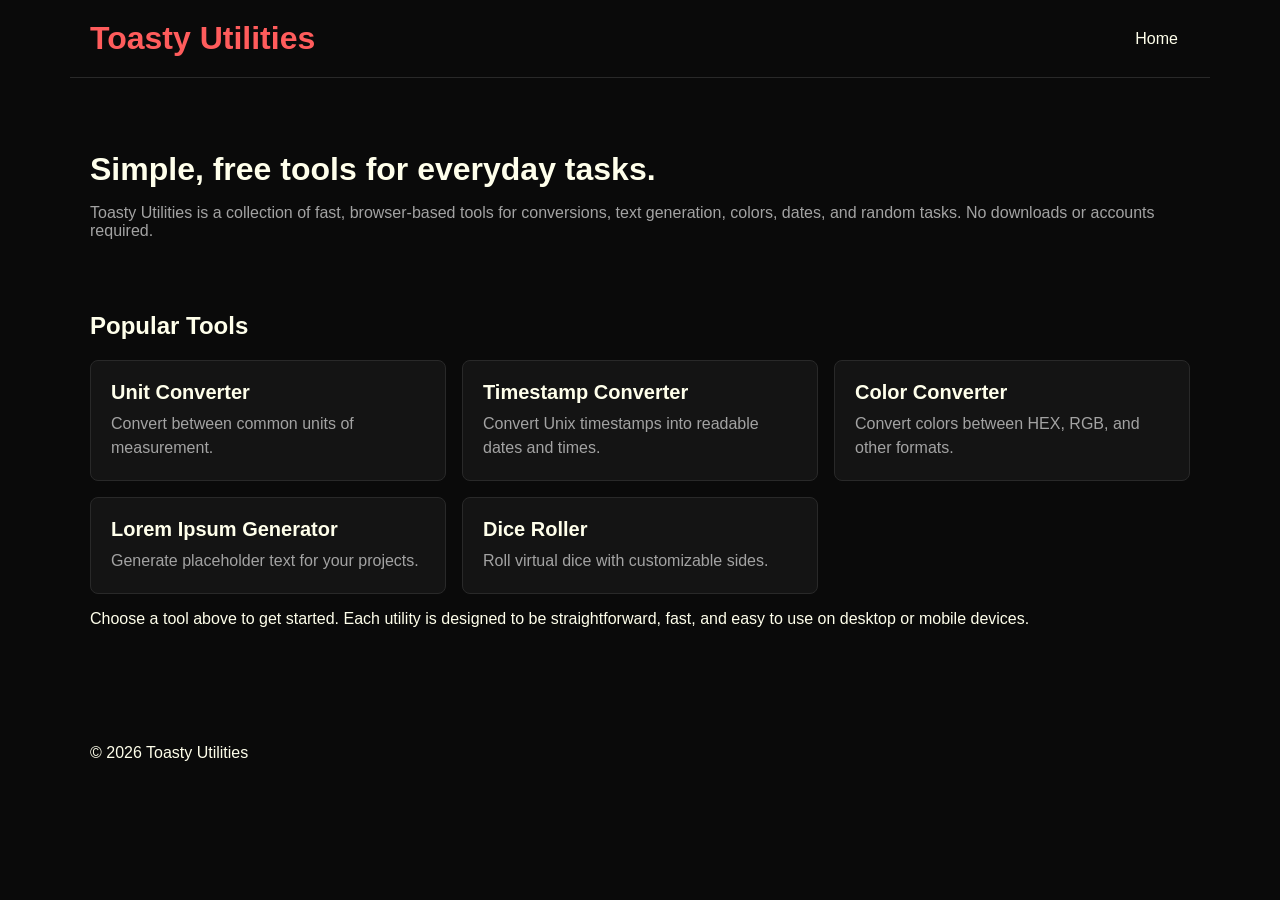
<file: index.html>
<!DOCTYPE html>
<html lang="en">
  <head>
    <meta charset="UTF-8">
    <meta name="viewport" content="width=device-width, initial-scale=1.0">

    <title>Toasty Utilities - Free Online Tools</title>

    <meta
      name="description"
      content="Toasty Utilities offers simple, free online tools including unit conversion, timestamp conversion, color conversion, Lorem Ipsum generation, and dice rolling."
    >

    <link rel="stylesheet" href="style.css">
  </head>

  <body>
    
    <header>
      <h1>Toasty Utilities</h1>
      
      <nav>
        <a href="index.html">Home</a>
      </nav>
    </header>

    <main>

      <section>
        <h2>Simple, free tools for everyday tasks.</h2>
        <p>
          Toasty Utilities is a collection of fast, browser-based tools for conversions,
          text generation, colors, dates, and random tasks.
          No downloads or accounts required. 
        </p>
      </section>

      <section>
        <h2>Popular Tools</h2>

        <div class="tool-grid">

          <a href="unit-converter/" class="tool-card tool-card--mint">
            <h3>Unit Converter</h3>
            <p>Convert between common units of measurement.</p>
          </a>

          <a href="timestamp-converter/" class="tool-card tool-card--aqua">
            <h3>Timestamp Converter</h3>
            <p>Convert Unix timestamps into readable dates and times.</p>
          </a>

          <a href="color-converter/" class="tool-card tool-card--periwinkle">
            <h3>Color Converter</h3>
            <p>Convert colors between HEX, RGB, and other formats.</p>
          </a>

          <a href="lorem-ipsum-generator/" class="tool-card tool-card--violet">
            <h3>Lorem Ipsum Generator</h3>
            <p>Generate placeholder text for your projects.</p>
          </a>

          <a href="dice-roller/" class="tool-card tool-card--coral">
            <h3>Dice Roller</h3>
            <p>Roll virtual dice with customizable sides.</p>
          </a>

        </div>

        <p>
          Choose a tool above to get started. Each utility is designed to be straightforward, fast, and
          easy to use on desktop or mobile devices.
        </p>
      </section>

    </main>
    
    <footer>
      <p>&copy; 2026 Toasty Utilities</p>
    </footer>

  </body>
</html>
</file>
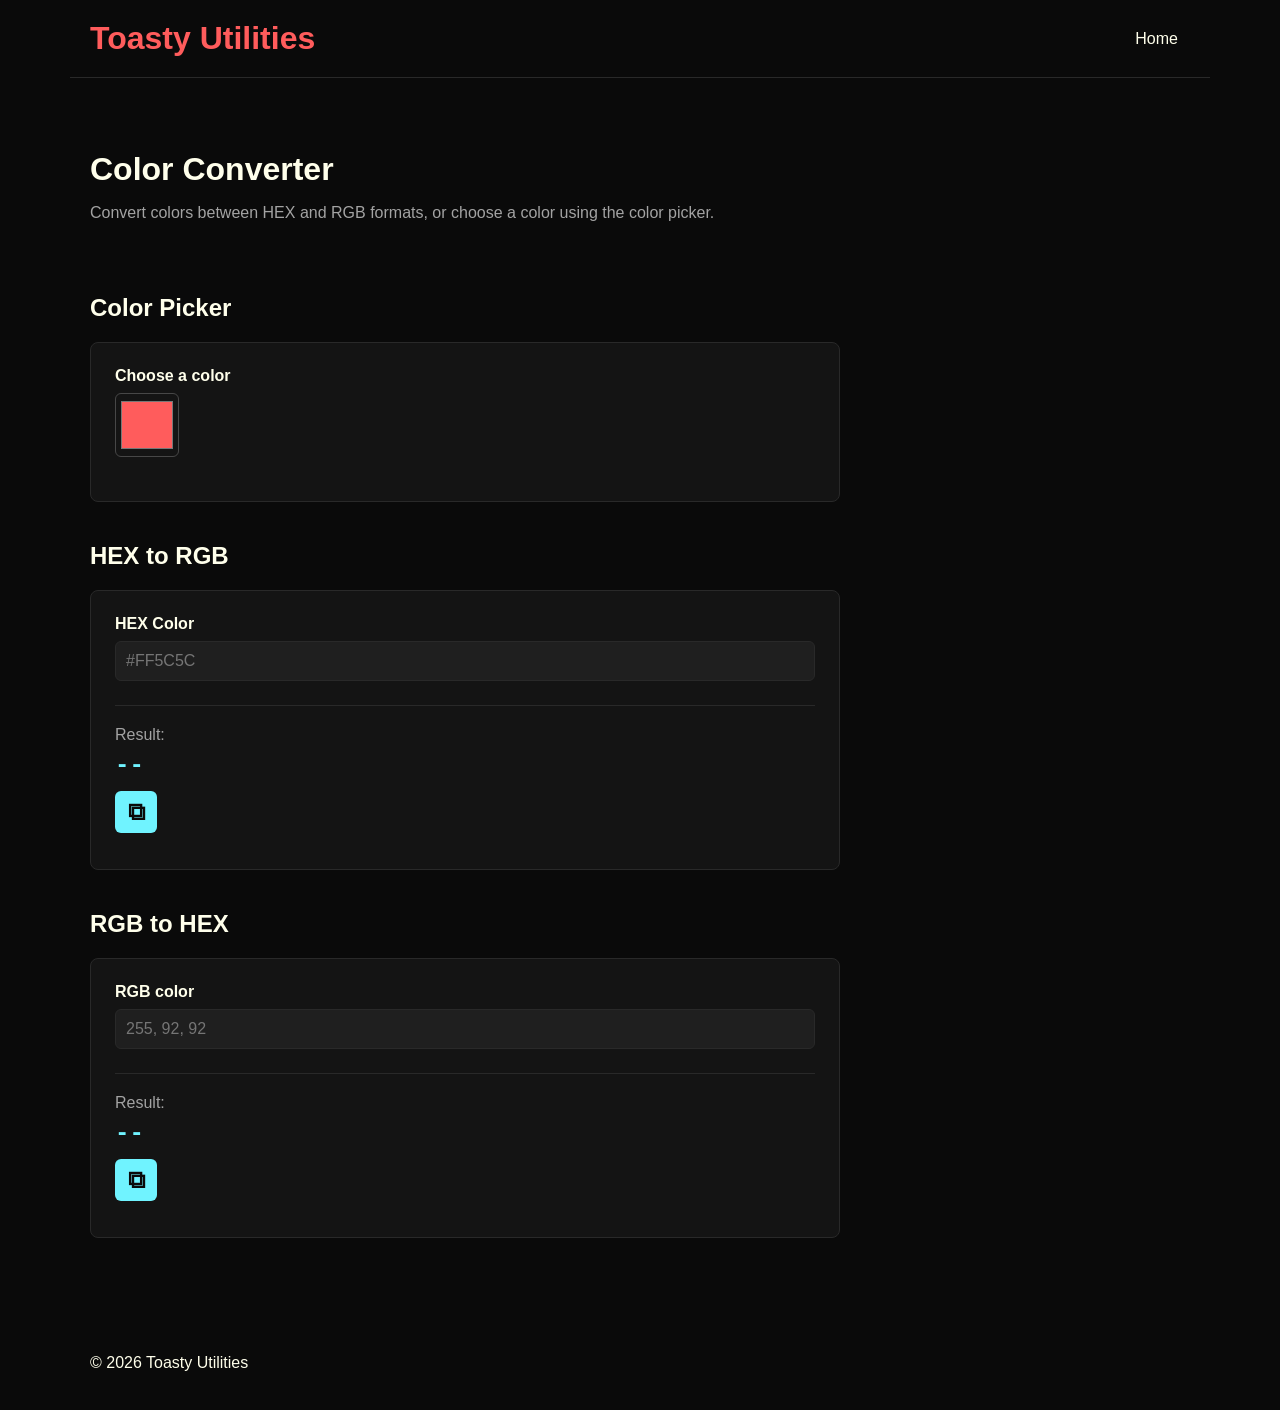
<file: color-converter/index.html>
<!DOCTYPE html>
<html lang="en">

<head>
  <meta charset="UTF-8">
  <meta name="viewport" content="width=device-width, initial-scale=1.0">

  <title>Color Converter - Toasty Utilities</title>

  <meta
    name="description"
    content="Convert color codes between HEX and RGB easily with Toasty Utilities."
  >

  <link rel="stylesheet" href="../style.css">
</head>

<body>
  
  <header>
    <h1>Toasty Utilities</h1>

    <nav>
      <a href="../">Home</a>
    </nav>
  </header>

  <main>

    <section>
      <h2>Color Converter</h2>

      <p>
        Convert colors between HEX and RGB formats, or choose a color using
        the color picker.
      </p>
    </section>

    <section>
      <h2>Color Picker</h2>

      <div class="converter color-picker">
        <div class="converter-input">
          <label for="color-picker">Choose a color</label>
          <input type="color" id="color-picker" value="#FF5C5C">
        </div>
      </div>
    </section>

    <section>
      <h2>HEX to RGB</h2>

      <div class="converter">

        <div class="converter-input">
          <label for="hex-input">HEX Color</label>
          <input type="text" id="hex-input" placeholder="#FF5C5C">
        </div>

        <div class="converter-result">
          <p>Result:</p>
          <output class="result" id="hex-result">--</output>
          <button class="copy" type="button" id="copy-rgb" aria-label="Copy RGB value">⧉</button>
        </div>

      </div>

    </section>

    <section>
      <h2>RGB to HEX</h2>

      <div class="converter">

        <div class="converter-input">
          <label for="rgb-input">RGB color</label>
          <input type="text" id="rgb-input" placeholder="255, 92, 92">
        </div>

        <div class="converter-result">
          <p>Result:</p>
          <output class="result" id="rgb-result">--</output>
          <button class="copy" type="button" id="copy-hex" aria-label="Copy HEX value">⧉</button>
        </div>

      </div>

    </section>

  </main>

  <footer>
    <p>&copy; 2026 Toasty Utilities</p>
  </footer>

  <script src="script.js"></script>
</body>

</html>
</file>
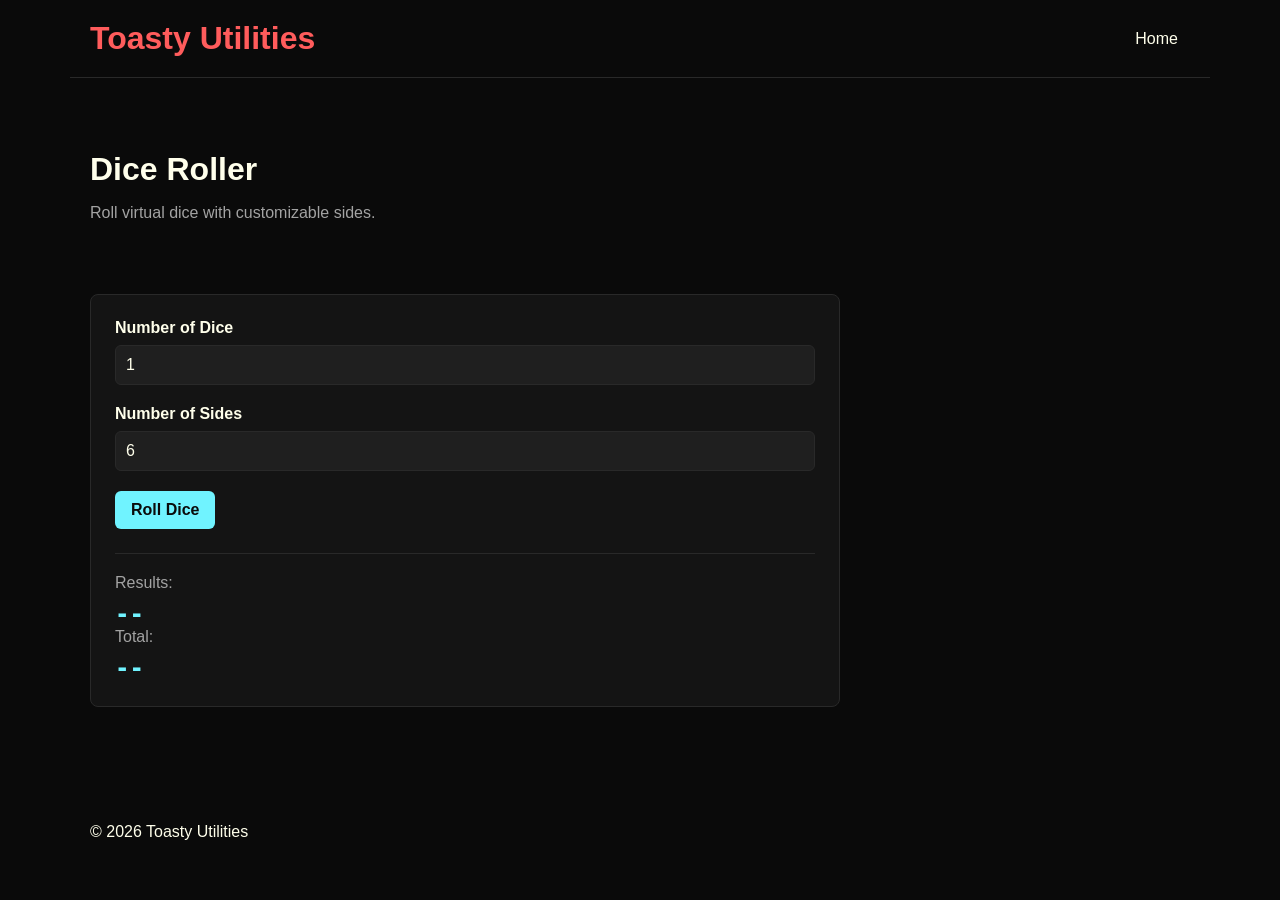
<file: dice-roller/index.html>
<!DOCTYPE html>
<html lang="en">

<head>
  <meta charset="UTF-8">
  <meta name="viewport" content="width=device-width, initial-scale=1.0">

  <title>Dice Roller - Toasty Utilities</title>

  <meta
    name="description"
    content="Roll virtual dice with customizable sides easily with Toasty Utilities."
  >

  <link rel="stylesheet" href="../style.css">
</head>

<body>
  
  <header>
    <h1>Toasty Utilities</h1>

    <nav>
      <a href="../">Home</a>
    </nav>
  </header>

  <main>

    <section>
      <h2>Dice Roller</h2>

      <p>Roll virtual dice with customizable sides.</p>
    </section>

    <section>

      <div class="converter">

        <div class="converter-input">
          <label for="dice-count">Number of Dice</label>
          <input type="number" id="dice-count" min="1" max="100" value="1">
        </div>

        <div class="converter-input">
          <label for="dice-sides">Number of Sides</label>
          <input type="number" id="dice-sides" min="2" max="1000" value="6">
        </div>

        <button id="generate-button">Roll Dice</button>

        <div class="converter-result">
          <p>Results:</p>
          <output class="result" id="results">--</output>

          <p>Total:</p>
          <output class="result" id="total">--</output>
        </div>

      </div>

    </section>

  </main>

  <footer>
    <p>&copy; 2026 Toasty Utilities</p>
  </footer>

  <script src="script.js"></script>
</body>
</html>
</file>
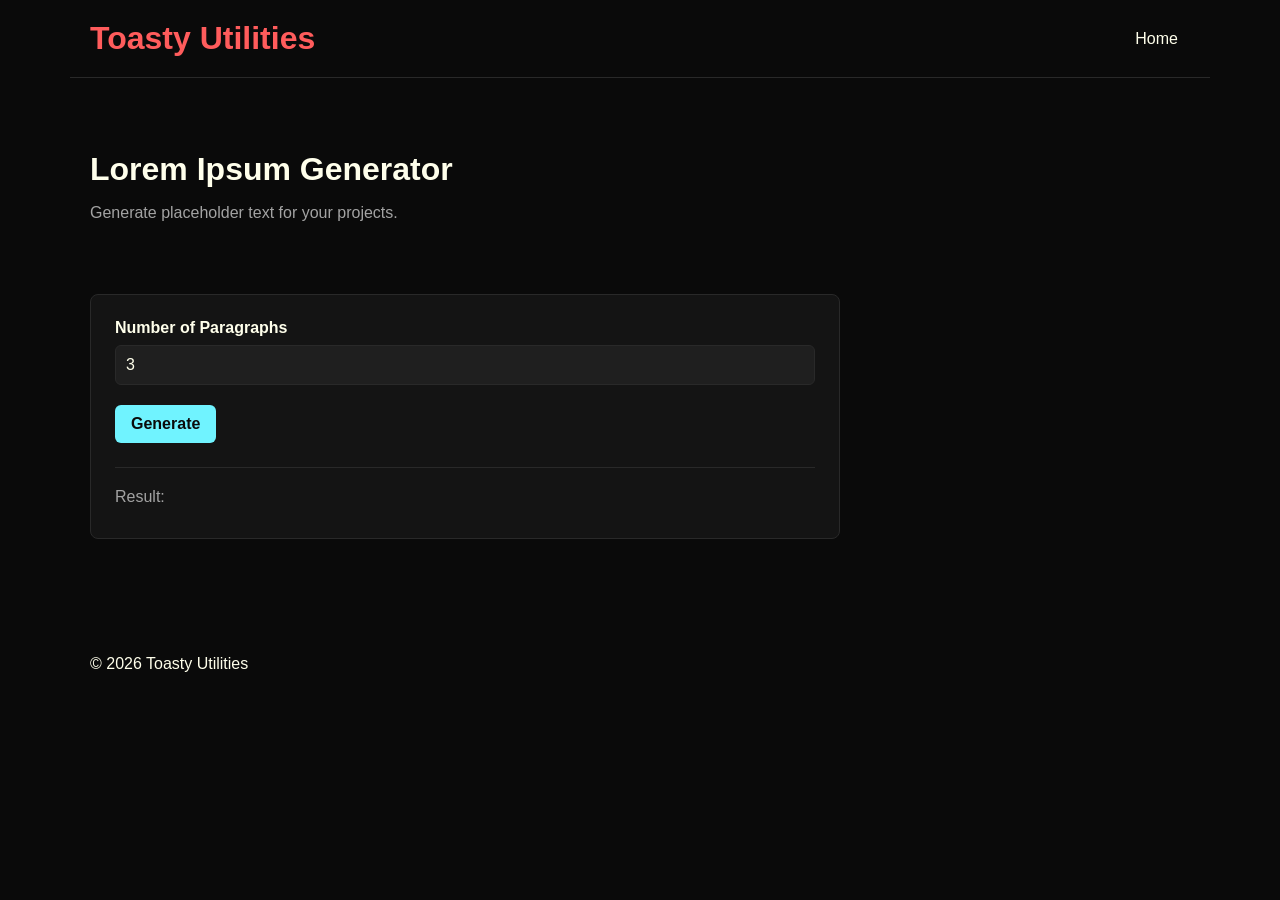
<file: lorem-ipsum-generator/index.html>
<!DOCTYPE html>
<html lang="en">

<head>
  <meta charset="UTF-8">
  <meta name="viewport" content="width=device-width, initial-scale=1.0">

  <title>Lorem Ipsum Generator - Toasty Utilities</title>

  <meta
    name="description"
    content="Generate placeholder text for your projects easily with Toasty Utilities."
  >

  <link rel="stylesheet" href="../style.css">
</head>

<body>
  
  <header>
    <h1>Toasty Utilities</h1>

    <nav>
      <a href="../">Home</a>
    </nav>
  </header>

  <main>

    <section>
      <h2>Lorem Ipsum Generator</h2>

      <p>Generate placeholder text for your projects.</p>
    </section>

    <section>

      <div class="converter">

        <div class="converter-input">
          <label for="paragraph-count">Number of Paragraphs</label>
          <input type="number" id="paragraph-count" min="1" max="10" value="3">
        </div>

        <button id="generate-button">Generate</button>

        <div class="converter-result">
          <p>Result:</p>
          <div id="generator-result"></div>
        </div>

      </div>
    </section>

  </main>

  <footer>
    <p>&copy; 2026 Toasty Utilities</p>
  </footer>

  <script src="script.js"></script>

</body>
</html>
</file>
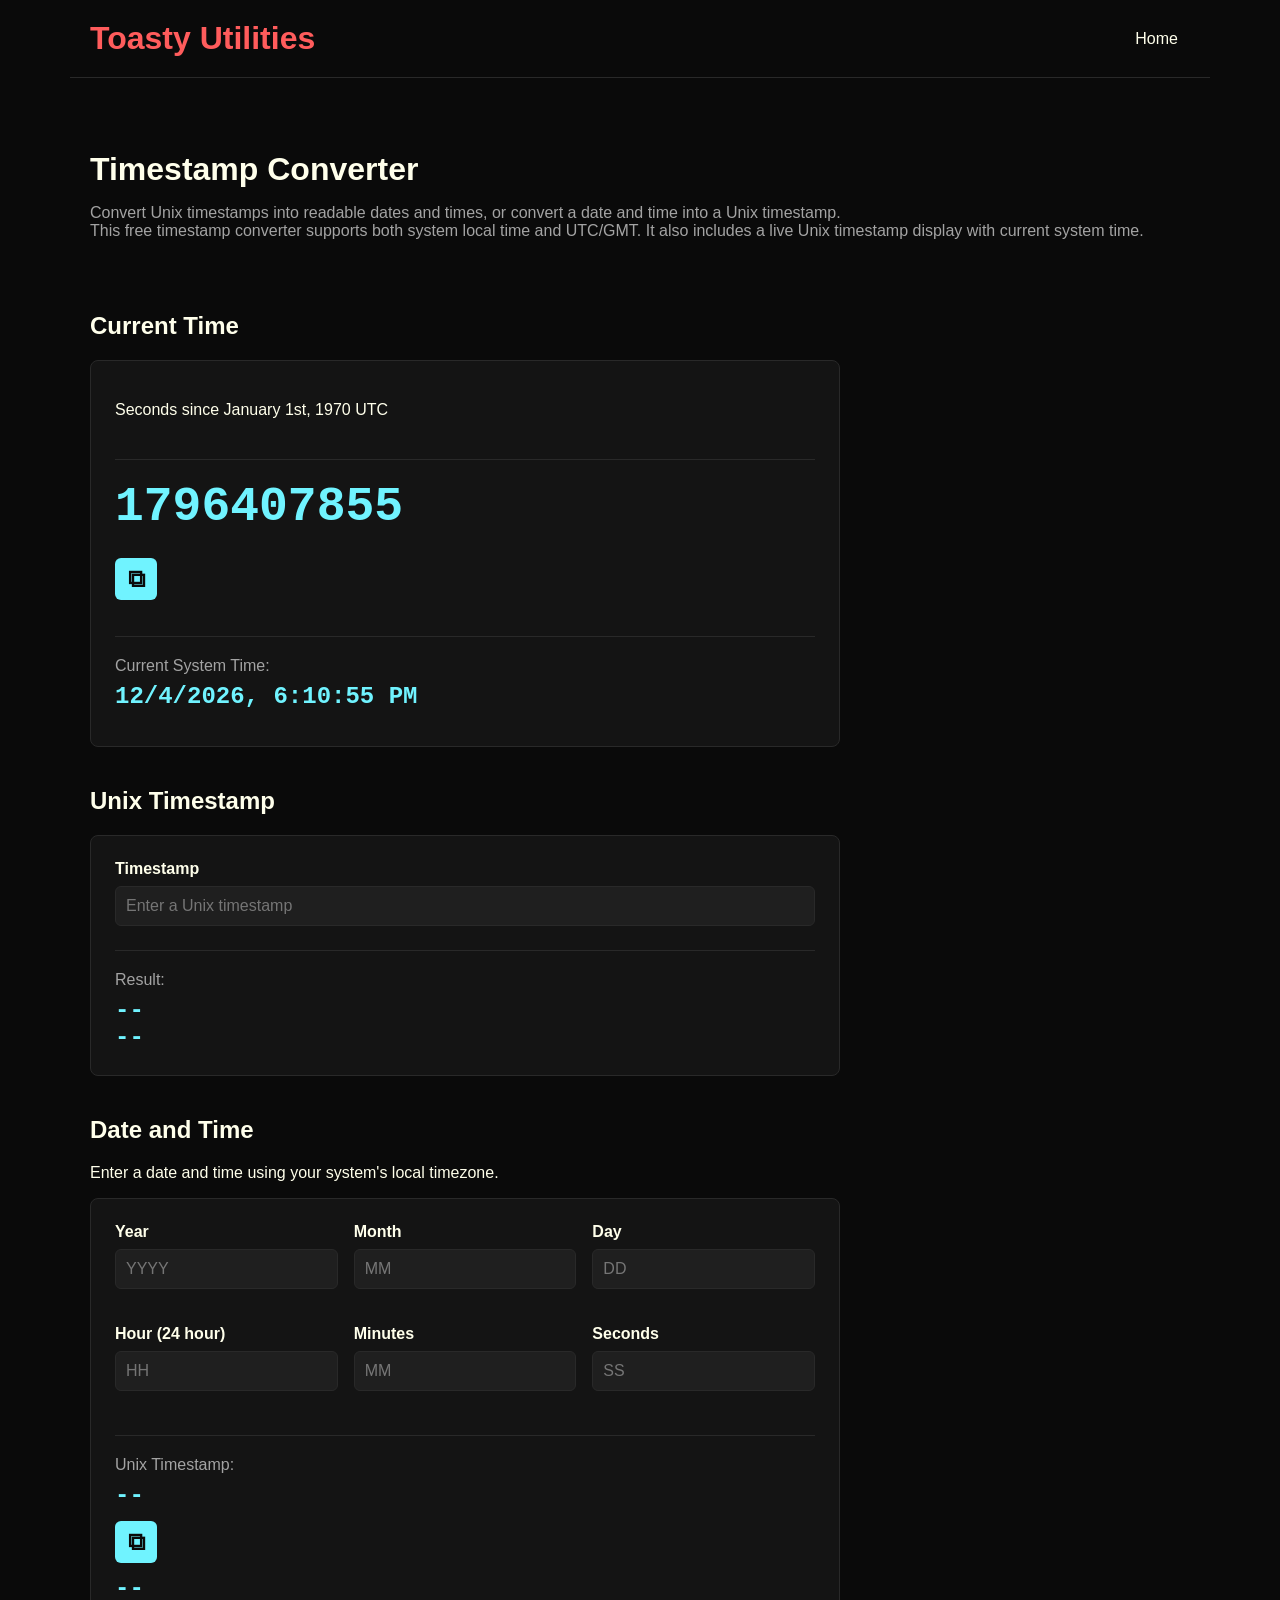
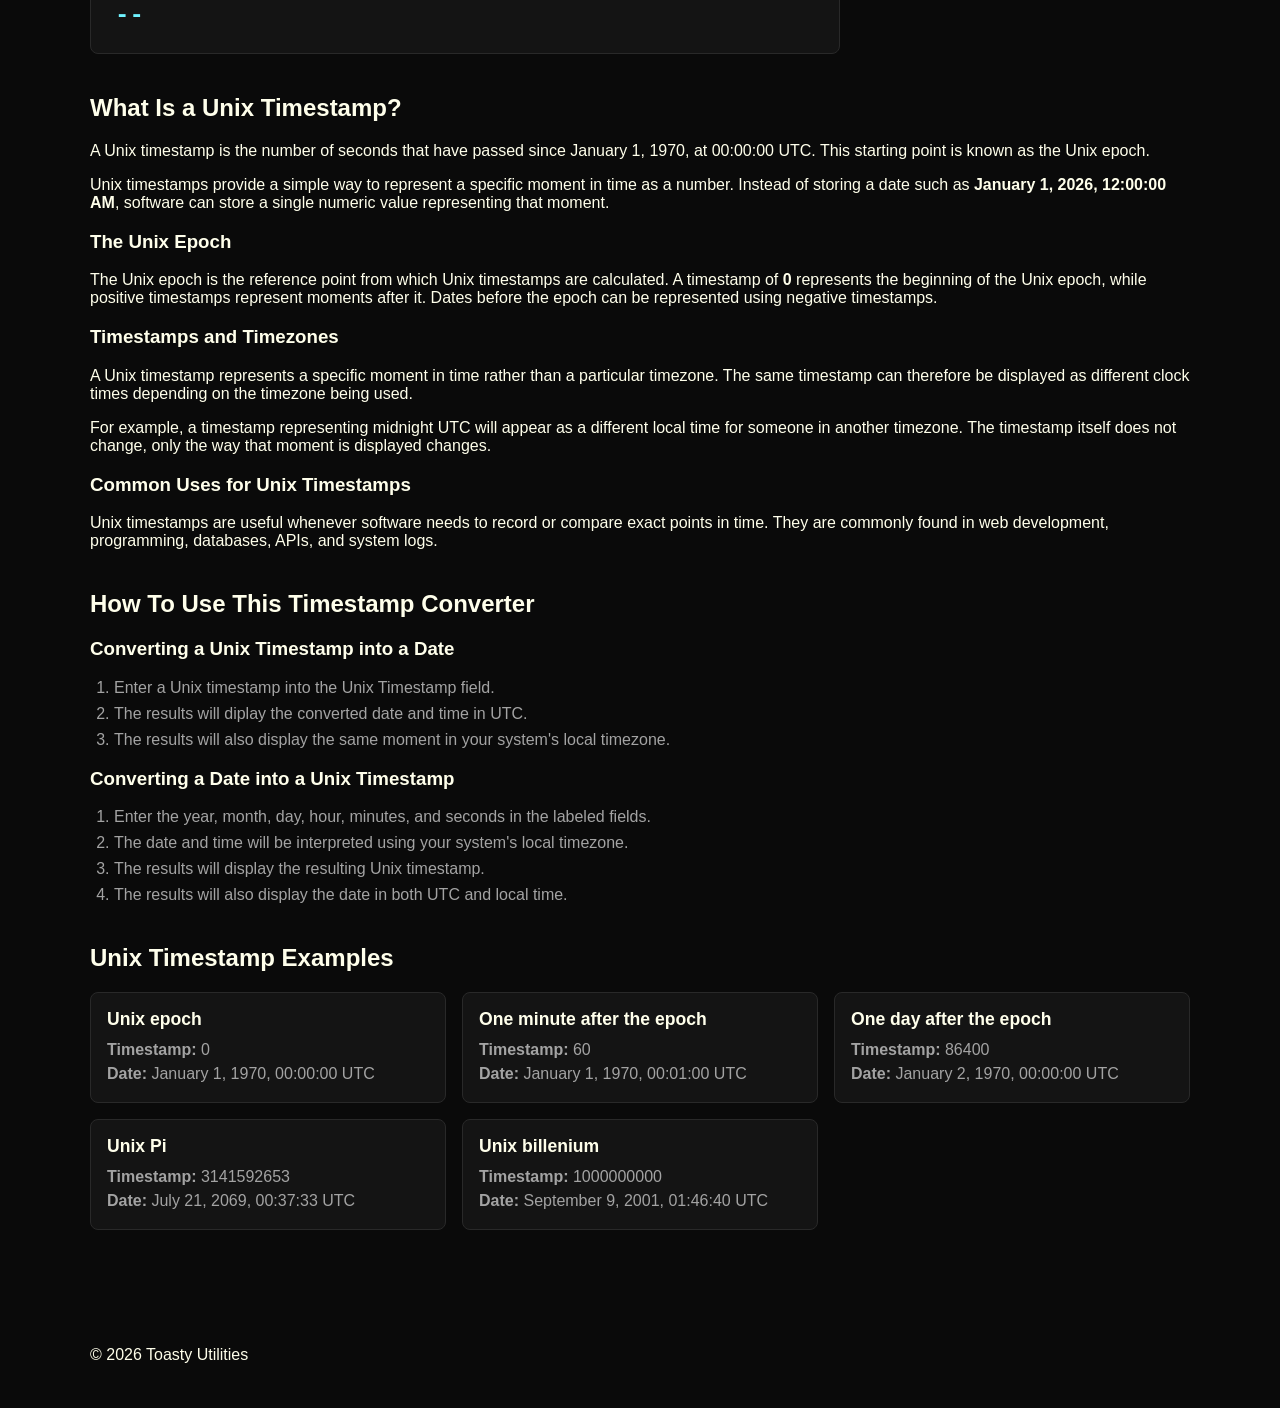
<file: timestamp-converter/index.html>
<!DOCTYPE html>
<html lang="en">

<head>
  <meta charset="UTF-8">
  <meta name="viewport" content="width=device-width, initial-scale=1.0">

  <title>Unix Timestamp Converter - Free Online Tools | Toasty Utilities</title>

  <meta
    name="description"
    content="A live display of the current Unix timestamp. Convert Unix timestamps to local and UTC dates, or convert a date and time into a Unix timestamp with this free online tool."
  >

  <link rel="stylesheet" href="../style.css">
</head>

<body>
  
  <header>
    <h1>Toasty Utilities</h1>

    <nav>
      <a href="../">Home</a>
    </nav>
  </header>

  <main>

    <section>
      <h2>Timestamp Converter</h2>

      <p>
        Convert Unix timestamps into readable dates and times, or convert
        a date and time into a Unix timestamp.
      </p>

      <p>
        This free timestamp converter supports both system local time and UTC/GMT.
        It also includes a live Unix timestamp display with current system time.
      </p>
    </section>

    <section>
      <h2>Current Time</h2>

      <div class="converter current-time">

        <p>Seconds since January 1st, 1970 UTC</p>
        <div class="converter-result">
          <output class="result" id="current-timestamp">--</output>

          <button class="copy" type="button" id="copy-current-timestamp" aria-label="Copy current Unix timestamp">⧉</button>
        </div>

        <div class="converter-result">
          <p>Current System Time:</p>
          <output class="result" id="current-system-time">--</output>
        </div>

      </div>
    </section>

    <section>
      <h2>Unix Timestamp</h2>

      <div class="converter">

        <div class="converter-input">
          <label for="timestamp">Timestamp</label>
          <input type="number" id="timestamp" placeholder="Enter a Unix timestamp">
        </div>

        <div class="converter-result">
          <p>Result:</p>
          <output class="result" id="timestamp-utc">--</output>
          <output class="result" id="timestamp-local">--</output>
        </div>

      </div>
    </section>

    <section>
      <h2>Date and Time</h2>

      <p>Enter a date and time using your system's local timezone.</p>

      <div class="converter">

        <div class="date-input-grid">

          <div class="converter-input">
            <label for="date-year">Year</label>
            <input type="number" id="date-year" min="1" max="275760" placeholder="YYYY">
          </div>

          <div class="converter-input">
            <label for="date-month">Month</label>
            <input type="number" id="date-month" min="1" max="12" placeholder="MM">
          </div>

          <div class="converter-input">
            <label for="date-day">Day</label>
            <input type="number" id="date-day" min="1" max="31" placeholder="DD">
          </div>

          <div class="converter-input">
            <label for="date-hour">Hour (24 hour)</label>
            <input type="number" id="date-hour" min="0" max="23" placeholder="HH">
          </div>

          <div class="converter-input">
            <label for="date-minutes">Minutes</label>
            <input type="number" id="date-minutes" min="0" max="59" placeholder="MM">
          </div>

          <div class="converter-input">
            <label for="date-seconds">Seconds</label>
            <input type="number" id="date-seconds" min="0" max="59" placeholder="SS">
          </div>

        </div>

        <div class="converter-result">
          <p>Unix Timestamp:</p>
          <output class="result" id="date-result">--</output>

          <button class="copy" type="button" id="copy-date-result" aria-label="Copy converted Unix timestamp">⧉</button>

          <output class="result" id="date-utc">--</output>

          <output class="result" id="date-local">--</output>
        </div>

      </div>
    </section>

    <section>
      <h2>What Is a Unix Timestamp?</h2>

      <p>
        A Unix timestamp is the number of seconds that have passed since
        January 1, 1970, at 00:00:00 UTC. This starting point is known as
        the Unix epoch.
      </p>

      <p>
        Unix timestamps provide a simple way to represent a specific moment
        in time as a number. Instead of storing a date such as
        <strong>January 1, 2026, 12:00:00 AM</strong>, software can store a
        single numeric value representing that moment.
      </p>

      <h3>The Unix Epoch</h3>

      <p>
        The Unix epoch is the reference point from which Unix timestamps are
        calculated. A timestamp of <strong>0</strong> represents the beginning
        of the Unix epoch, while positive timestamps represent moments after it.
        Dates before the epoch can be represented using negative timestamps.
      </p>

      <h3>Timestamps and Timezones</h3>

      <p>
        A Unix timestamp represents a specific moment in time rather than a
        particular timezone. The same timestamp can therefore be displayed as
        different clock times depending on the timezone being used. 
      </p>

      <p>
        For example, a timestamp representing midnight UTC will appear as a
        different local time for someone in another timezone. The timestamp
        itself does not change, only the way that moment is displayed changes.
      </p>

      <h3>Common Uses for Unix Timestamps</h3>

      <p>
        Unix timestamps are useful whenever software needs to record or compare
        exact points in time. They are commonly found in web development,
        programming, databases, APIs, and system logs.
      </p>
    </section>

    <section>
      <h2>How To Use This Timestamp Converter</h2>

      <h3>Converting a Unix Timestamp into a Date</h3>

      <ol>
        <li>Enter a Unix timestamp into the Unix Timestamp field.</li>
        <li>The results will diplay the converted date and time in UTC.</li>
        <li>The results will also display the same moment in your system's local timezone.</li>
      </ol>

      <h3>Converting a Date into a Unix Timestamp</h3>

      <ol>
        <li>Enter the year, month, day, hour, minutes, and seconds in the labeled fields.</li>
        <li>The date and time will be interpreted using your system's local timezone.</li>
        <li>The results will display the resulting Unix timestamp.</li>
        <li>The results will also display the date in both UTC and local time.</li>
      </ol>
    </section>

    <section>
      <h2>Unix Timestamp Examples</h2>

      <div class="example-grid">

        <div class="example-card">
          <h3>Unix epoch</h3>

          <p>
            <strong>Timestamp:</strong> 0
          </p>

          <p>
            <strong>Date:</strong> January 1, 1970, 00:00:00 UTC
          </p>
        </div>

        <div class="example-card">
          <h3>One minute after the epoch</h3>

          <p>
            <strong>Timestamp:</strong> 60
          </p>

          <p>
            <strong>Date:</strong> January 1, 1970, 00:01:00 UTC
          </p>
        </div>

        <div class="example-card">
          <h3>One day after the epoch</h3>

          <p>
            <strong>Timestamp:</strong> 86400
          </p>

          <p>
            <strong>Date:</strong> January 2, 1970, 00:00:00 UTC
          </p>
        </div>

        <div class="example-card">
          <h3>Unix Pi</h3>

          <p>
            <strong>Timestamp:</strong> 3141592653
          </p>

          <p>
            <strong>Date:</strong> July 21, 2069, 00:37:33 UTC
          </p>
        </div>

        <div class="example-card">
          <h3>Unix billenium</h3>

          <p>
            <strong>Timestamp:</strong> 1000000000
          </p>

          <p>
            <strong>Date:</strong> September 9, 2001, 01:46:40 UTC
          </p>
        </div>
      </div>
    </section>

  </main>

  <footer>
    <p>&copy; 2026 Toasty Utilities</p>
  </footer>

  <script src="script.js"></script>

</body>
</html>
</file>
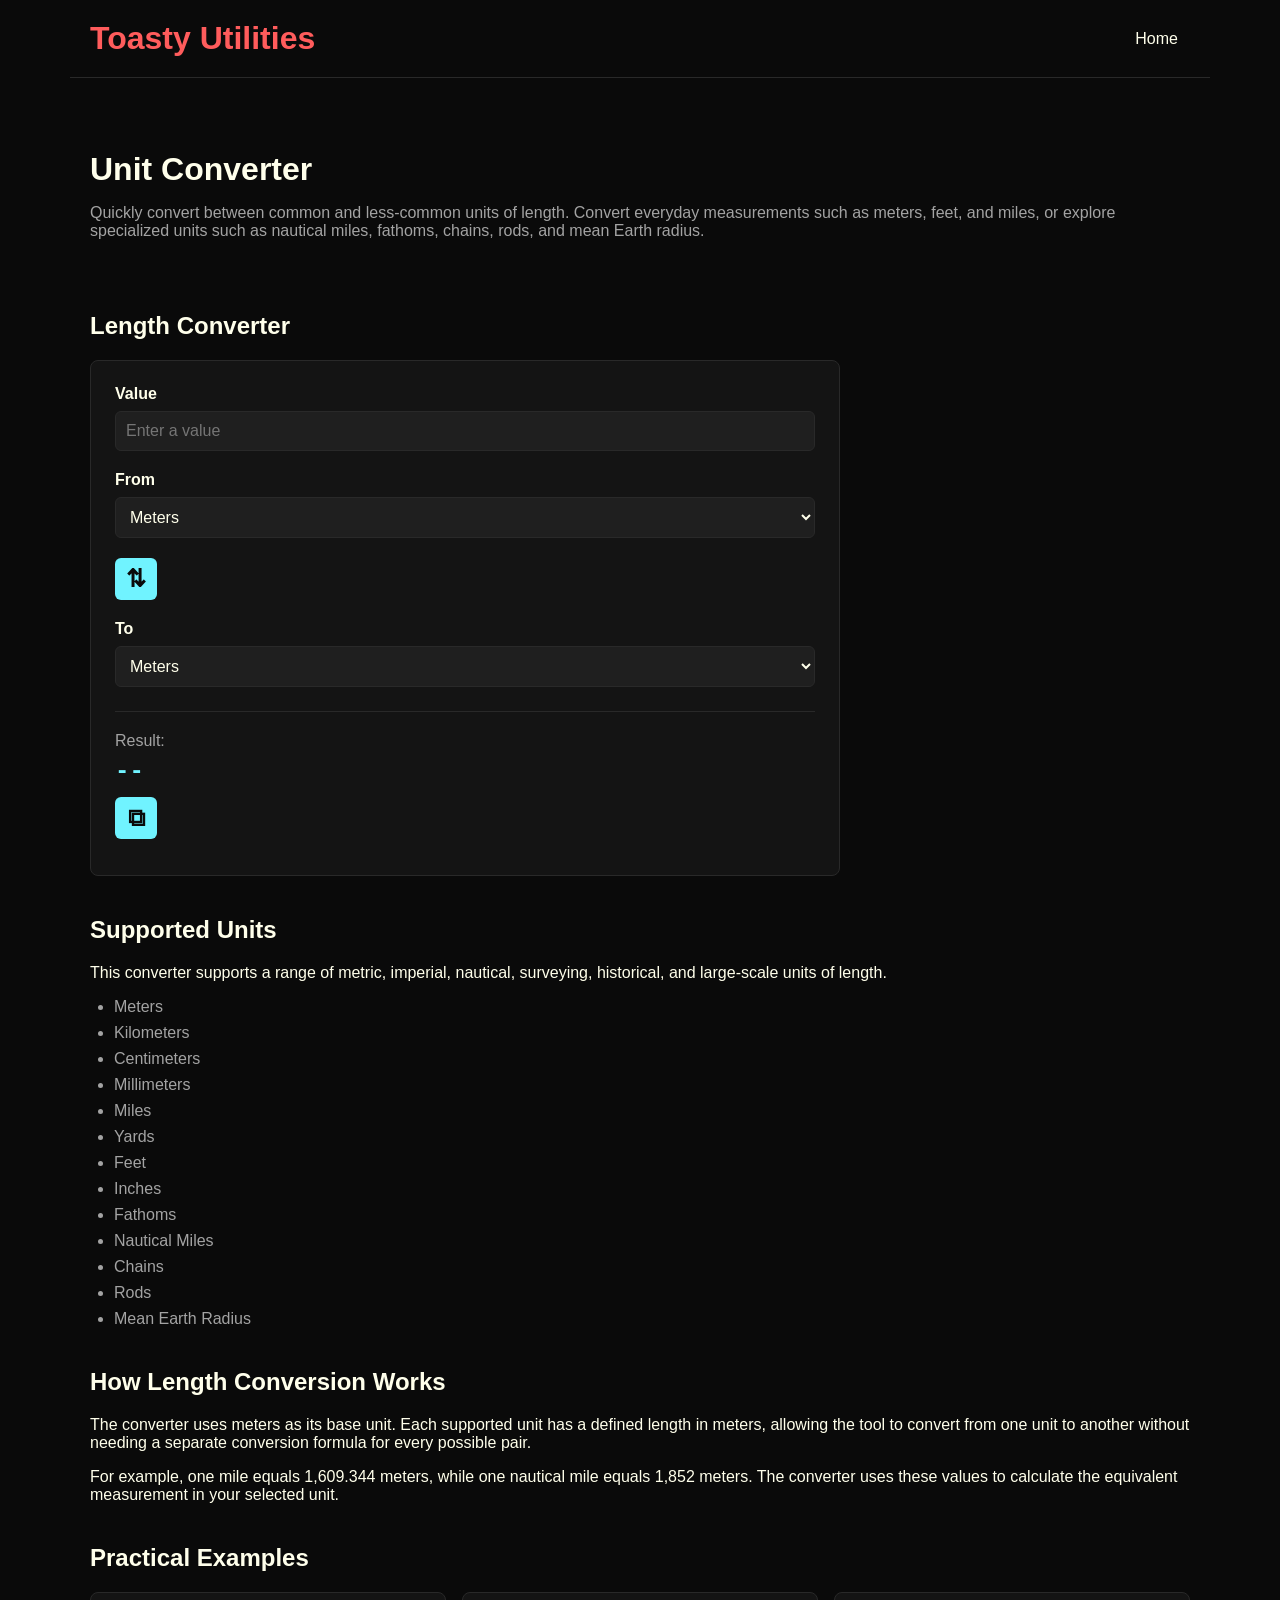
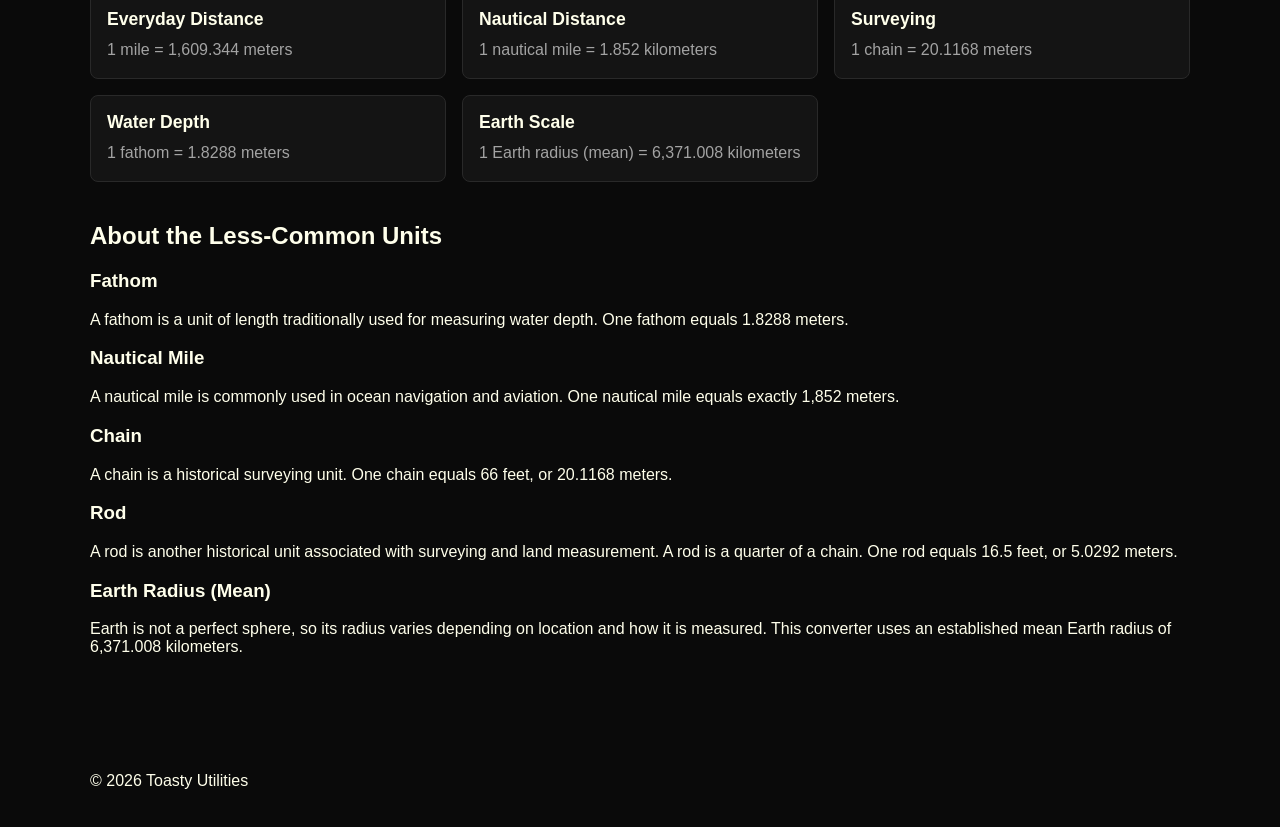
<file: unit-converter/index.html>
<!DOCTYPE html>
<html lang="en">

<head>
  <meta charset="UTF-8">
  <meta name="viewport" content="width=device-width, initial-scale=1.0">

  <title>Unit Converter - Free Online Tool | Toasty Utilities</title>

  <meta
    name="description"
    content="Convert lengths between meters, kilometers, miles, feet, inches, nautical miles, fathoms, chains, rods, and more with this free online unit converter."
  >

  <link rel="stylesheet" href="../style.css">
</head>

<body>
  
  <header>
    <h1>Toasty Utilities</h1>

    <nav>
      <a href="../">Home</a>
    </nav>
  </header>

  <main>

    <section>
      <h2>Unit Converter</h2>

      <p>
        Quickly convert between common and less-common units of length.
        Convert everyday measurements such as meters, feet, and miles,
        or explore specialized units such as nautical miles, fathoms,
        chains, rods, and mean Earth radius.
      </p>
    </section>

    <section>
      <h2>Length Converter</h2>

      <div class="converter">

        <div class="converter-input">
          <label for="from-value">Value</label>
          <input type="number" id="from-value" placeholder="Enter a value">
        </div>

        <div class="converter-input">
          <label for="from-unit">From</label>
          <select id="from-unit">
            <option value="meters">Meters</option>
            <option value="kilometers">Kilometers</option>
            <option value="centimeters">Centimeters</option>
            <option value="millimeters">Millimeters</option>
            <option value="miles">Miles</option>
            <option value="yards">Yards</option>
            <option value="feet">Feet</option>
            <option value="inches">Inches</option>
            <option value="fathoms">Fathoms</option>
            <option value="nauticalMiles">Nautical Miles</option>
            <option value="chains">Chains</option>
            <option value="rods">Rods</option>
            <option value="earthRadius">Earth Radius (Mean)</option>
          </select>
        </div>

        <button type="button" id="swap-button" aria-label="Swap units">⇅</button>

        <div class="converter-input">
          <label for="to-unit">To</label>
          <select id="to-unit">
            <option value="meters">Meters</option>
            <option value="kilometers">Kilometers</option>
            <option value="centimeters">Centimeters</option>
            <option value="millimeters">Millimeters</option>
            <option value="miles">Miles</option>
            <option value="yards">Yards</option>
            <option value="feet">Feet</option>
            <option value="inches">Inches</option>
            <option value="fathoms">Fathoms</option>
            <option value="nauticalMiles">Nautical Miles</option>
            <option value="chains">Chains</option>
            <option value="rods">Rods</option>
            <option value="earthRadius">Earth Radius (Mean)</option>
          </select>
        </div>

        <div class="converter-result">
          <p>Result:</p>
          <output id="result">--</output>

          <button type="button" id="copy-button" aria-label="Copy result">⧉</button>
        </div>

      </div>

    </section>

    <section>
      <h2>Supported Units</h2>

      <p>
        This converter supports a range of metric, imperial, nautical,
        surveying, historical, and large-scale units of length.
      </p>

      <ul>
        <li>Meters</li>
        <li>Kilometers</li>
        <li>Centimeters</li>
        <li>Millimeters</li>
        <li>Miles</li>
        <li>Yards</li>
        <li>Feet</li>
        <li>Inches</li>
        <li>Fathoms</li>
        <li>Nautical Miles</li>
        <li>Chains</li>
        <li>Rods</li>
        <li>Mean Earth Radius</li>
      </ul>
    </section>

    <section>
      <h2>How Length Conversion Works</h2>

      <p>
        The converter uses meters as its base unit. Each supported unit has
        a defined length in meters, allowing the tool to convert from one
        unit to another without needing a separate conversion formula for
        every possible pair.
      </p>

      <p>
        For example, one mile equals 1,609.344 meters, while one nautical
        mile equals 1,852 meters. The converter uses these values to
        calculate the equivalent measurement in your selected unit.
      </p>
    </section>

    <section>
      <h2>Practical Examples</h2>

      <div class="example-grid">

        <div class="example-card">
          <h3>Everyday Distance</h3>
          <p>1 mile = 1,609.344 meters</p>
        </div>

        <div class="example-card">
          <h3>Nautical Distance</h3>
          <p>1 nautical mile = 1.852 kilometers</p>
        </div>

        <div class="example-card">
          <h3>Surveying</h3>
          <p>1 chain = 20.1168 meters</p>
        </div>

        <div class="example-card">
          <h3>Water Depth</h3>
          <p>1 fathom = 1.8288 meters</p>
        </div>

        <div class="example-card">
          <h3>Earth Scale</h3>
          <p>1 Earth radius (mean) = 6,371.008 kilometers</p>
        </div>

      </div>
    </section>

    <section>
      <h2>About the Less-Common Units</h2>

      <h3>Fathom</h3>
      <p>
        A fathom is a unit of length traditionally used for measuring
        water depth. One fathom equals 1.8288 meters.
      </p>

      <h3>Nautical Mile</h3>
      <p>
        A nautical mile is commonly used in ocean navigation and aviation.
        One nautical mile equals exactly 1,852 meters.
      </p>

      <h3>Chain</h3>
      <p>
        A chain is a historical surveying unit. One chain equals
        66 feet, or 20.1168 meters.
      </p>

      <h3>Rod</h3>
      <p>
        A rod is another historical unit associated with surveying and
        land measurement. A rod is a quarter of a chain.
        One rod equals 16.5 feet, or 5.0292 meters.
      </p>

      <h3>Earth Radius (Mean)</h3>
      <p>
        Earth is not a perfect sphere, so its radius varies depending on
        location and how it is measured. This converter uses an established
        mean Earth radius of 6,371.008 kilometers.
      </p>
    </section>

  </main>

  <footer>
    <p>&copy; 2026 Toasty Utilities</p>
  </footer>

  <script src="script.js"></script>
</body>
</html>
</file>
<file: style.css>
:root {
  /* Accent Colors */
  --coral: #FF5C5C;
  --clay: #FFB65C;
  --yellow: #FAFF70;
  --mint: #88FF70;
  --aqua: #70F3FF;
  --horizon: #70A7FF;
  --periwinkle: #9785FF;
  --violet: #FF99FF;

  /* Dark Neutrals */
  --dark-onyx: #0A0A0A;
  --onyx: #141414;
  --carbon-black: #1F1F1F;
  --graphite: #292929;
  --iron-grey: #474747;
  --charcoal: #525252;

  /* Light / Text */
  --ivory: #FFFFEB;
  --text-muted: #A3A3A3;
}

body {
  margin: 0;
  background-color: var(--dark-onyx);
  color: var(--ivory);
  font-family: Helvetica, Arial, sans-serif;
}

header {
  max-width: 1100px;
  margin: 0 auto;
  padding: 20px;

  display: flex;
  align-items: center;
  justify-content: space-between;

  border-bottom: 1px solid var(--graphite);
}

header h1 {
  margin: 0;
  color: var(--coral);
  font-size: 2rem;
}

nav a {
  color: var(--ivory);
  text-decoration: none;
  font-size: 1rem;
  padding: 8px 12px;
}
nav a:hover {
  color: var(--coral);
}

main {
  max-width: 1100px;
  margin: 0 auto;
  padding: 40px 20px;
}

section {
  margin-bottom: 40px;
}
section:first-child {
  padding: 2rem 0;
}
section:first-child h2 {
  margin: 0 0 1rem;
  font-size: 2rem;
  line-height: 1.2;
}
section:first-child p {
  margin: 0;
  color: var(--text-muted);
  font-size: 1rem;
}
section ul {
  color: var(--text-muted);
}
section ol, section ul {
  padding-left: 1.5rem;
}
section li {
  margin-bottom: 0.5rem;
  color: var(--text-muted);
}

.tool-grid {
  display: grid;
  grid-template-columns: repeat(3, 1fr);
  gap: 16px;
}
.tool-card {
  display: block;
  padding: 20px;

  background-color: var(--onyx);
  border: 1px solid var(--graphite);
  border-radius: 8px;

  color: var(--ivory);
  text-decoration: none;

  transition: border-color 0.2s ease;
}
.tool-card h3 {
  margin: 0 0 0.5rem;
  font-size: 1.25rem;

  transition: color 0.2s ease;
}
.tool-card p {
  margin: 0;
  color: var(--text-muted);
  line-height: 1.5;
}

.tool-card--mint:hover {
  border-color: var(--mint);
}
.tool-card--mint:hover h3 {
  color: var(--mint)
}

.tool-card--aqua:hover {
  border-color: var(--aqua);
}
.tool-card--aqua:hover h3 {
  color: var(--aqua);
}

.tool-card--periwinkle:hover {
  border-color: var(--periwinkle);
}
.tool-card--periwinkle:hover h3 {
  color: var(--periwinkle);
}

.tool-card--violet:hover {
  border-color: var(--violet);
}
.tool-card--violet:hover h3 {
  color: var(--violet);
}

.tool-card--coral:hover {
  border-color: var(--coral);
}
.tool-card--coral:hover h3 {
  color: var(--coral);
}

footer {
  max-width: 1100px;
  margin: 0 auto;
  padding: 20px;
}

.example-grid {
  display: grid;
  grid-template-columns: repeat(3, 1fr);
  gap: 16px;
}
.example-card {
  padding: 16px;

  background-color: var(--onyx);
  border: 1px solid var(--graphite);
  border-radius: 8px;
}
.example-card h3 {
  margin: 0 0 8px;
  font-size: 1.1rem;
}
.example-card p {
  margin: 0;

  color: var(--text-muted);
  line-height: 1.5;
}


@media (max-width: 800px) {
  .tool-grid, .example-grid {
    grid-template-columns: repeat(2, 1fr);
  }
}
@media (max-width: 550px) {
  .tool-grid, .example-grid {
    grid-template-columns: 1fr;
  }

  main {
    padding: 30px 16px;
  }

  .date-input-grid {
    grid-template-columns: 1fr;
  }
}


.converter {
  max-width: 700px;
  padding: 24px;

  background-color: var(--onyx);
  border: 1px solid var(--graphite);
  border-radius: 8px;
}
.converter-input {
  margin-bottom: 20px;
}
.converter-input label {
  display: block;
  margin-bottom: 8px;

  color: var(--ivory);
  font-weight: bold;
}

.converter-input input,
.converter-input select {
  width: 100%;
  box-sizing: border-box;

  padding: 10px;

  background-color: var(--carbon-black);
  border: 1px solid var(--graphite);
  border-radius: 6px;

  color: var(--ivory);
  font-family: Helvetica, Arial, sans-serif;
  font-size: 1rem;
}
.converter-input input:focus,
.converter-input select:focus {
  outline: none;
  border-color: var(--aqua);
}

#generate-button {
  padding: 10px 16px;

  background-color: var(--aqua);
  border: none;
  border-radius: 6px;

  color: var(--dark-onyx);
  font-family: Helvetica, Arial, sans-serif;
  font-size: 1rem;
  font-weight: bold;

  cursor: pointer;
}
#generate-button:hover {
  background-color: var(--mint);
}

.converter-result {
  margin-top: 24px;
  padding-top: 20px;

  border-top: 1px solid var(--graphite);
}
.converter-result p {
  margin: 0 0 8px;

  color: var(--text-muted);
}

#result, .result {
  color: var(--aqua);
  font-family: "0xProto", monospace;
  font-size: 1.5rem;
  font-weight: bold;
  display: block;
}
#generator-result p {
  font-family: "0xProto", monospace;
  font-size: 1.5rem;
  color: var(--ivory);
}

#swap-button {
  width: 42px;
  height: 42px;

  margin-bottom: 20px;
  padding: 0;

  background-color: var(--aqua);
  border: none;
  border-radius: 6px;

  color: var(--dark-onyx);
  font-family: Arial, sans-serif;
  font-size: 1.5rem;
  font-weight: bold;

  cursor: pointer;
}
#swap-button:hover {
  background-color: var(--mint);
}

#copy-button, .copy {
    width: 42px;
    height: 42px;

    margin-top: 12px;
    margin-bottom: 12px;

    padding: 0;

    background-color: var(--aqua);
    border: none;
    border-radius: 6px;

    color: var(--dark-onyx);
    font-family: Arial, sans-serif;
    font-size: 1.5rem;
    font-weight: bold;

    cursor: pointer;
}

#copy-button:hover, .copy:hover {
    background-color: var(--mint);
}

.current-time {
  display: grid;
}
#current-timestamp {
  font-size: 3rem;
}
#current-timestamp,
#current-system-time {
    display: block;
    margin-bottom: 12px;
}

.date-input-grid {
  display: grid;
  grid-template-columns: repeat(3, 1fr);
  gap: 16px;
}

.color-preview {
  display: flex;
  align-items: center;
  gap: 12px;
}

#color-picker {
  width: 64px;
  height: 64px;
  padding: 3px;

  border: 1px solid var(--iron-grey);
  border-radius: 6px;

  background: none;
  cursor: pointer;
}
</file>
